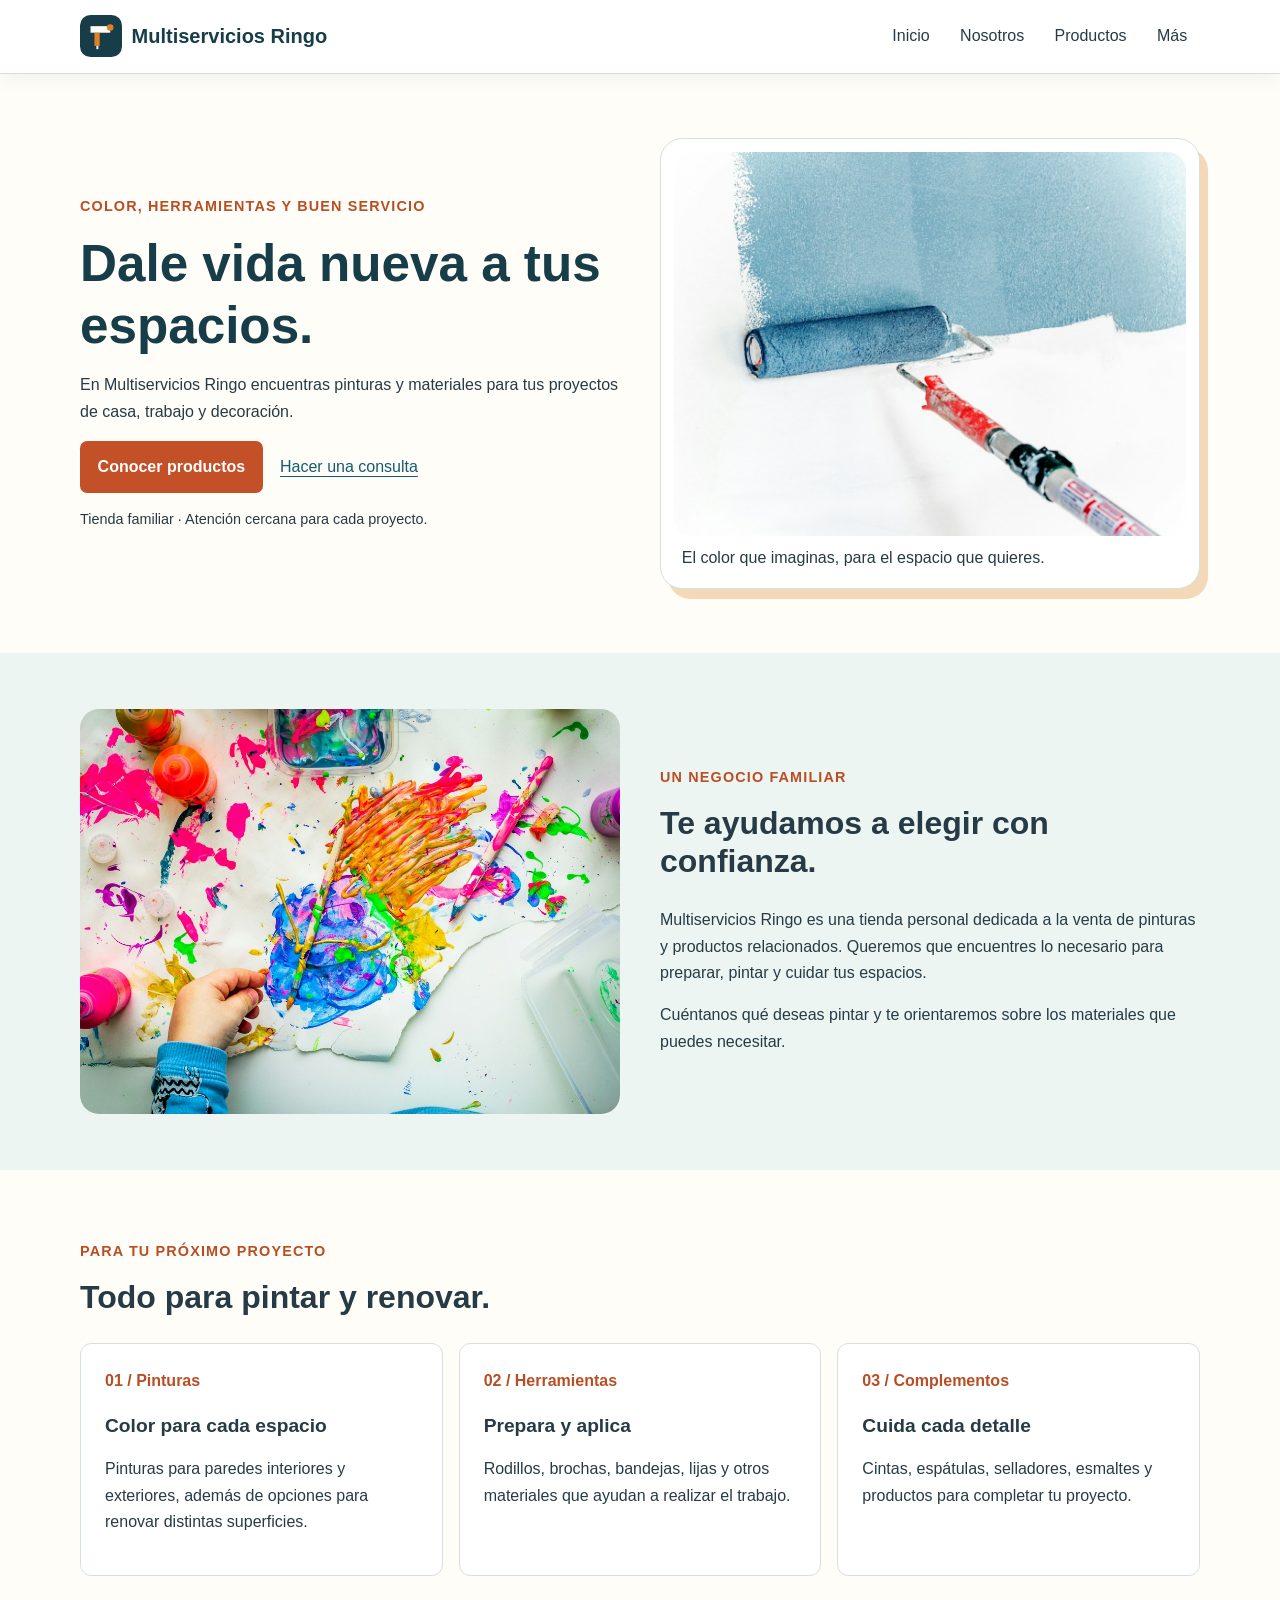
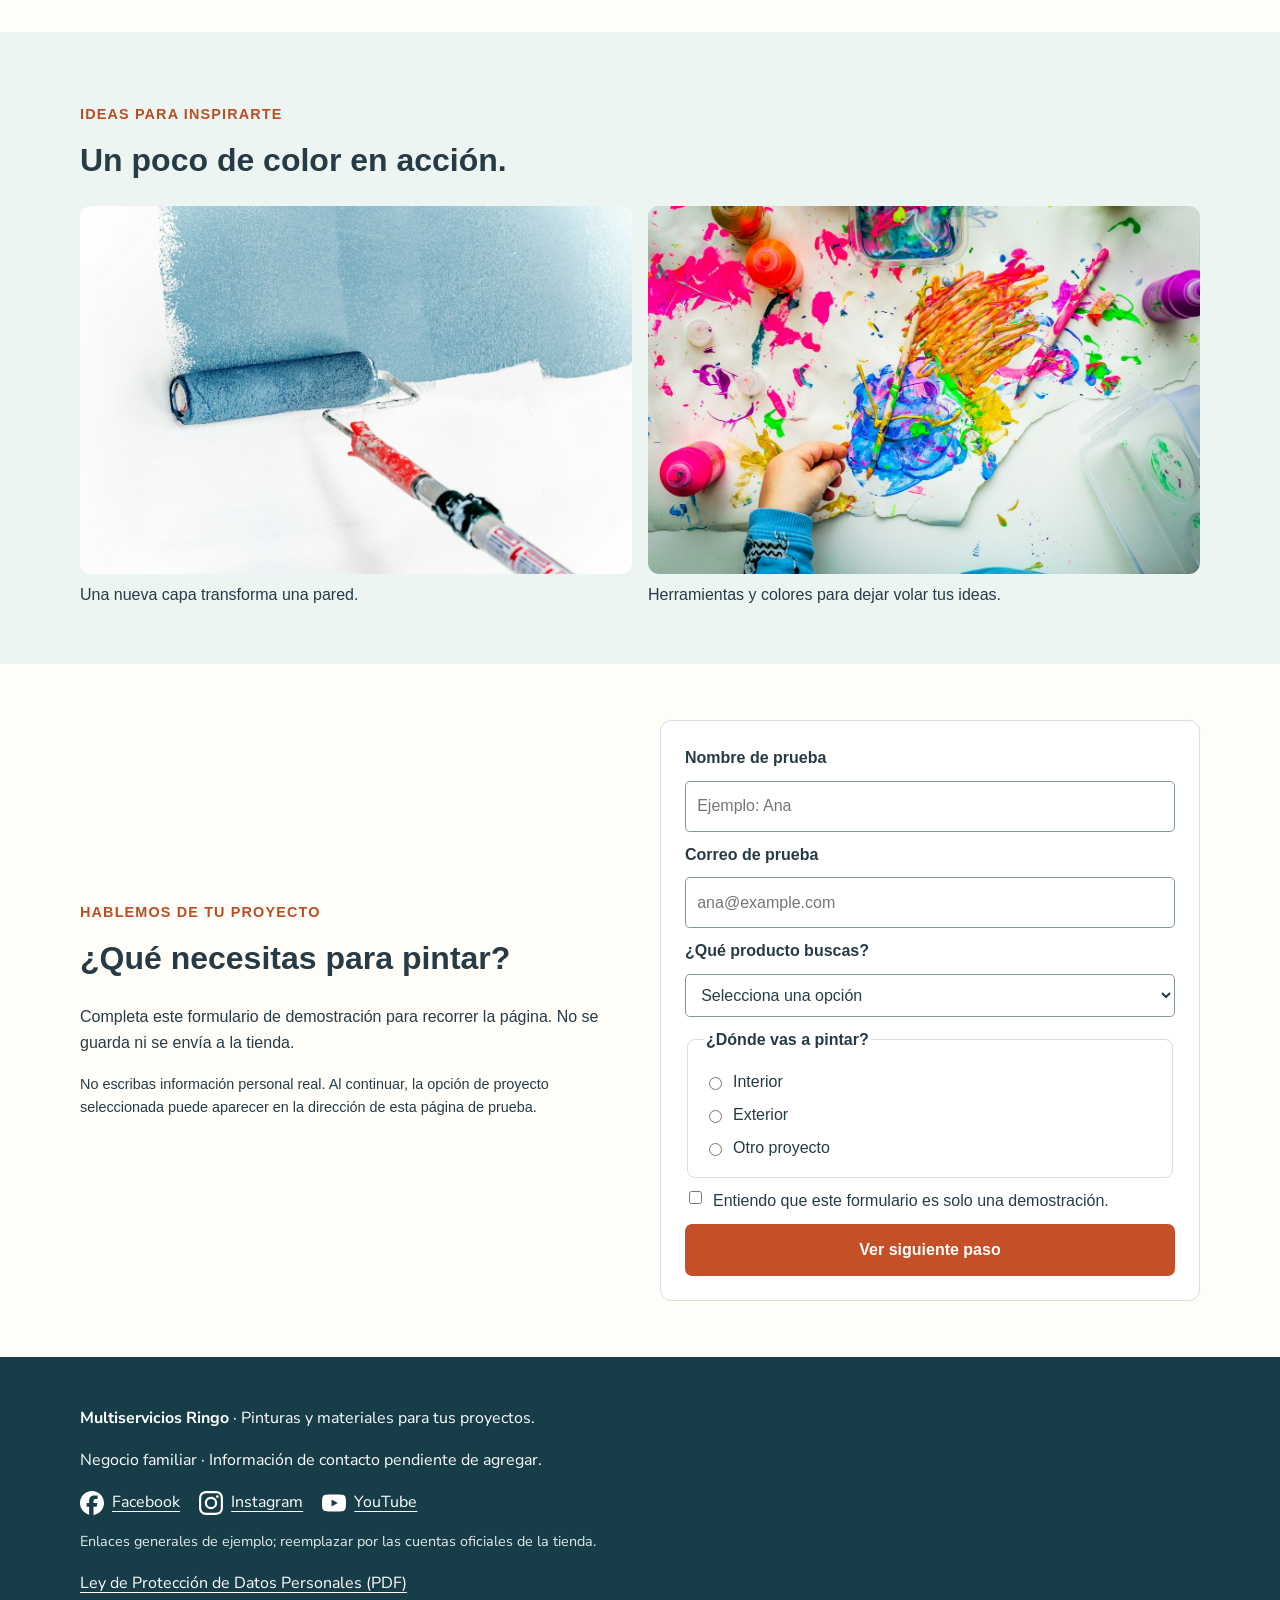
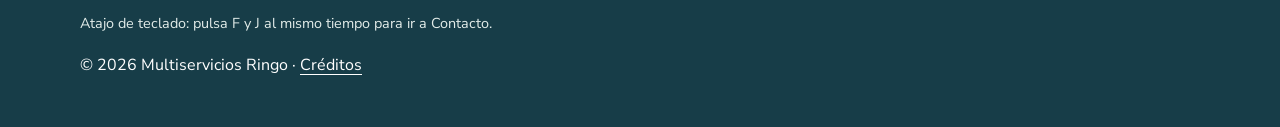
<file: index.html>
<!DOCTYPE html>
<html lang="es">
<head>
  <meta charset="UTF-8">
  <meta name="viewport" content="width=device-width, initial-scale=1.0">
  <title>Inicio | Multiservicios Ringo</title>
  <link rel="stylesheet" href="css/estilos.css">
  <link rel="stylesheet" href="css/he_pie.css">
  <link rel="icon" type="image/svg+xml" href="iconos/favicon.svg">
</head>
<body>
<a class="saltar" href="#contenido">Saltar al contenido</a>
<header class="cabecera">
  <div class="contenedor barra">
    <a class="marca" href="index.html" target="_self">
      <img src="iconos/favicon.svg" alt="" width="42" height="42">
      <span>Multiservicios Ringo</span>
    </a>
    <nav class="navegacion-escritorio" aria-label="Navegación principal">
      <ul class="menu">
        <li><a href="index.html#inicio" target="_self">Inicio</a></li>
        <li><a href="index.html#nosotros" target="_self">Nosotros</a></li>
        <li><a href="index.html#productos" target="_self">Productos</a></li>
        <li>
          <details class="desplegable">
            <summary>Más</summary>
            <ul class="submenu">
              <li><a href="index.html#galeria" target="_blank" rel="noopener noreferrer">Fotos</a></li>
              <li><a href="recursos.html" target="_blank" rel="noopener noreferrer">Video y consejos</a></li>
              <li><a href="index.html#contacto" target="_self">Contacto</a></li>
            </ul>
          </details>
        </li>
      </ul>
    </nav>
    <details class="menu-movil">
      <summary><span aria-hidden="true">☰</span> Menú</summary>
      <ul class="menu-vertical">
        <li><a href="index.html#inicio" target="_self">Inicio</a></li>
        <li><a href="index.html#nosotros" target="_self">Nosotros</a></li>
        <li><a href="index.html#productos" target="_self">Productos</a></li>
        <li><a href="index.html#galeria" target="_blank" rel="noopener noreferrer">Fotos</a></li>
        <li><a href="recursos.html" target="_blank" rel="noopener noreferrer">Video y consejos</a></li>
        <li><a href="index.html#contacto" target="_self">Contacto</a></li>
      </ul>
    </details>
  </div>
</header>
<main id="contenido">
  <section id="inicio" class="hero contenedor dos-columnas" aria-labelledby="titulo">
    <div>
      <p class="etiqueta">Color, herramientas y buen servicio</p>
      <h1 id="titulo">Dale vida nueva a tus espacios.</h1>
      <p>En Multiservicios Ringo encuentras pinturas y materiales para tus proyectos de casa, trabajo y decoración.</p>
      <a class="boton" href="#productos">Conocer productos</a>
      <a class="enlace" href="#contacto">Hacer una consulta</a>
      <p class="nota">Tienda familiar · Atención cercana para cada proyecto.</p>
    </div>
    <figure class="postal">
      <img class="foto" src="imagenes/pintor.jpg" alt="Rodillo aplicando pintura azul sobre una pared" width="1200" height="800">
      <figcaption>El color que imaginas, para el espacio que quieres.</figcaption>
    </figure>
  </section>
  <section id="nosotros" class="seccion fondo">
    <div class="contenedor dos-columnas">
      <img class="foto" src="imagenes/herramientas.jpg" alt="Pinturas de varios colores y herramientas para pintar" width="1200" height="800" loading="lazy">
      <div>
        <p class="etiqueta">Un negocio familiar</p>
        <h2>Te ayudamos a elegir con confianza.</h2>
        <p>Multiservicios Ringo es una tienda personal dedicada a la venta de pinturas y productos relacionados. Queremos que encuentres lo necesario para preparar, pintar y cuidar tus espacios.</p>
        <p>Cuéntanos qué deseas pintar y te orientaremos sobre los materiales que puedes necesitar.</p>
      </div>
    </div>
  </section>
  <section id="productos" class="seccion contenedor">
    <p class="etiqueta">Para tu próximo proyecto</p>
    <h2>Todo para pintar y renovar.</h2>
    <div class="tarjetas">
      <article class="tarjeta">
        <span class="numero">01 / Pinturas</span>
        <h3>Color para cada espacio</h3>
        <p>Pinturas para paredes interiores y exteriores, además de opciones para renovar distintas superficies.</p>
      </article>
      <article class="tarjeta">
        <span class="numero">02 / Herramientas</span>
        <h3>Prepara y aplica</h3>
        <p>Rodillos, brochas, bandejas, lijas y otros materiales que ayudan a realizar el trabajo.</p>
      </article>
      <article class="tarjeta">
        <span class="numero">03 / Complementos</span>
        <h3>Cuida cada detalle</h3>
        <p>Cintas, espátulas, selladores, esmaltes y productos para completar tu proyecto.</p>
      </article>
    </div>
  </section>
  <section id="galeria" class="seccion fondo">
    <div class="contenedor">
      <p class="etiqueta">Ideas para inspirarte</p>
      <h2>Un poco de color en acción.</h2>
      <div class="galeria">
        <figure>
          <img src="imagenes/pintor.jpg" alt="Rodillo cubriendo una pared con pintura azul" width="1200" height="800" loading="lazy">
          <figcaption>Una nueva capa transforma una pared.</figcaption>
        </figure>
        <figure>
          <img src="imagenes/herramientas.jpg" alt="Pinturas y pinceles de muchos colores sobre una mesa" width="1200" height="800" loading="lazy">
          <figcaption>Herramientas y colores para dejar volar tus ideas.</figcaption>
        </figure>
      </div>
    </div>
  </section>
  <section id="contacto" class="seccion">
    <div class="contenedor dos-columnas">
      <div>
        <p class="etiqueta">Hablemos de tu proyecto</p>
        <h2>¿Qué necesitas para pintar?</h2>
        <p>Completa este formulario de demostración para recorrer la página. No se guarda ni se envía a la tienda.</p>
        <p class="nota">No escribas información personal real. Al continuar, la opción de proyecto seleccionada puede aparecer en la dirección de esta página de prueba.</p>
      </div>
      <form action="confirmacion.html" method="get" class="formulario">
        <label for="nombre">Nombre de prueba</label>
        <input id="nombre" type="text" required maxlength="60" placeholder="Ejemplo: Ana" autocomplete="off">
        <label for="correo">Correo de prueba</label>
        <input id="correo" type="email" required placeholder="ana@example.com" autocomplete="off">
        <label for="producto">¿Qué producto buscas?</label>
        <select id="producto" required>
          <option value="">Selecciona una opción</option>
          <option>Pintura para pared</option>
          <option>Rodillos o brochas</option>
          <option>Otros materiales</option>
        </select>
        <fieldset class="grupo-radio">
          <legend>¿Dónde vas a pintar?</legend>
          <div><input id="interior" type="radio" name="lugar" value="interior" required><label for="interior">Interior</label></div>
          <div><input id="exterior" type="radio" name="lugar" value="exterior"><label for="exterior">Exterior</label></div>
          <div><input id="otro" type="radio" name="lugar" value="otro"><label for="otro">Otro proyecto</label></div>
        </fieldset>
        <div class="aceptacion">
          <input id="simulacion" type="checkbox" required>
          <label for="simulacion">Entiendo que este formulario es solo una demostración.</label>
        </div>
        <button type="submit" class="boton">Ver siguiente paso</button>
      </form>
    </div>
  </section>
</main>
<footer class="pie">
  <div class="contenedor">
    <p><strong>Multiservicios Ringo</strong> · Pinturas y materiales para tus proyectos.</p>
    <p>Negocio familiar · Información de contacto pendiente de agregar.</p>
    <nav class="redes" aria-label="Redes sociales de referencia">
      <a href="https://www.facebook.com/" target="_blank" rel="noopener noreferrer"><img src="iconos/facebook.svg" alt="" width="24" height="24">Facebook</a>
      <a href="https://www.instagram.com/" target="_blank" rel="noopener noreferrer"><img src="iconos/instagram.svg" alt="" width="24" height="24">Instagram</a>
      <a href="https://www.youtube.com/" target="_blank" rel="noopener noreferrer"><img src="iconos/youtube.svg" alt="" width="24" height="24">YouTube</a>
    </nav>
    <p class="nota">Enlaces generales de ejemplo; reemplazar por las cuentas oficiales de la tienda.</p>
    <p><a href="documentos/LEY-29733.pdf" target="_blank" rel="noopener noreferrer">Ley de Protección de Datos Personales (PDF)</a></p>
    <p class="nota">Atajo de teclado: pulsa F y J al mismo tiempo para ir a Contacto.</p>
    <p>© 2026 Multiservicios Ringo · <a href="FUENTES.txt">Créditos</a></p>
  </div>
</footer>
<script src="js/atajo-contacto.js" defer></script>
</body>
</html>
</file>
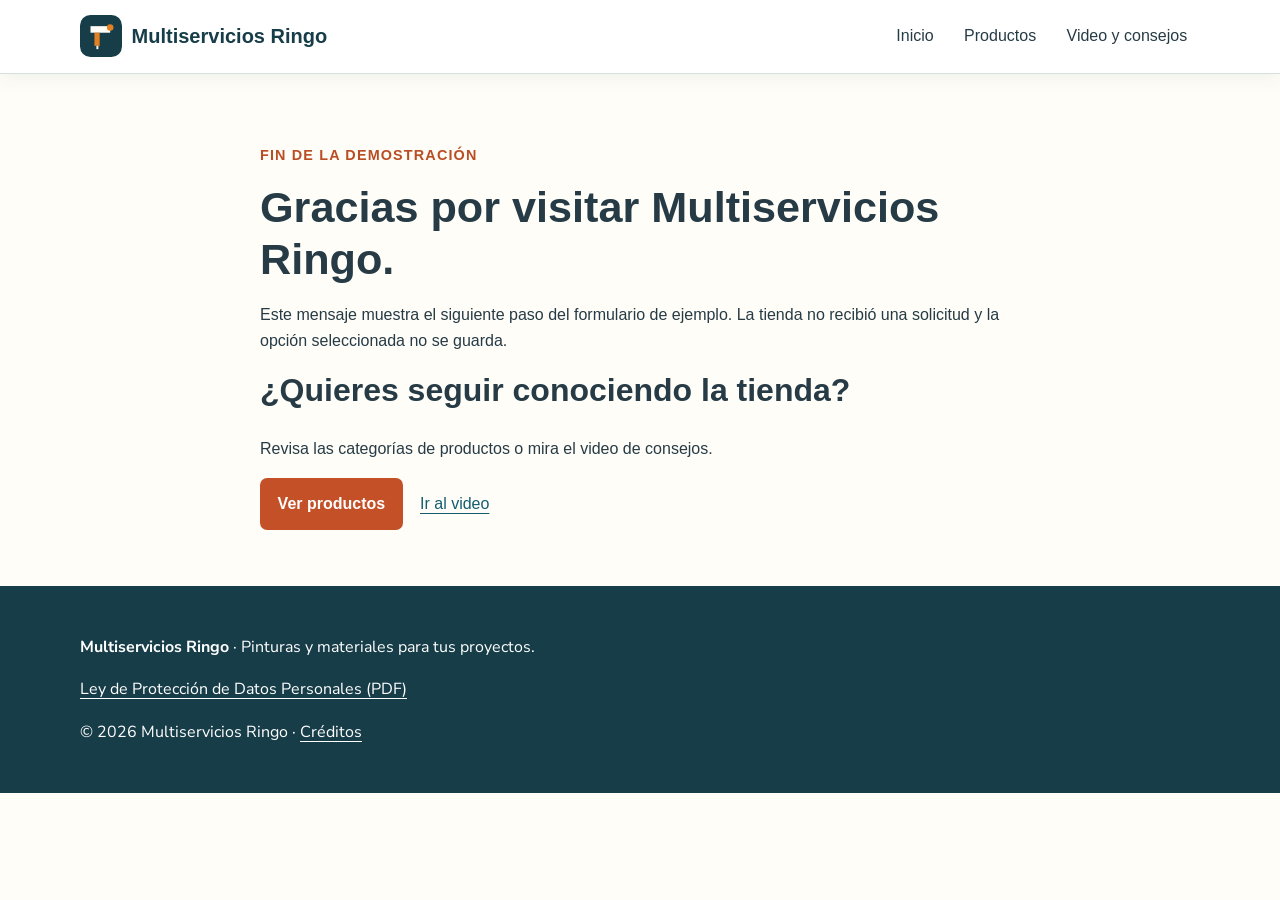
<file: confirmacion.html>
<!DOCTYPE html>
<html lang="es">
<head>
  <meta charset="UTF-8">
  <meta name="viewport" content="width=device-width, initial-scale=1.0">
  <title>Siguiente paso | Multiservicios Ringo</title>
  <link rel="stylesheet" href="css/estilos.css">
  <link rel="stylesheet" href="css/he_pie.css">
  <link rel="icon" type="image/svg+xml" href="iconos/favicon.svg">
</head>
<body>
<a class="saltar" href="#contenido">Saltar al contenido</a>
<header class="cabecera">
  <div class="contenedor barra">
    <a class="marca" href="index.html" target="_self"><img src="iconos/favicon.svg" alt="" width="42" height="42"><span>Multiservicios Ringo</span></a>
    <nav class="navegacion-escritorio" aria-label="Navegación principal">
      <ul class="menu">
        <li><a href="index.html#inicio" target="_self">Inicio</a></li>
        <li><a href="index.html#productos" target="_self">Productos</a></li>
        <li><a href="recursos.html" target="_self">Video y consejos</a></li>
      </ul>
    </nav>
    <details class="menu-movil">
      <summary><span aria-hidden="true">☰</span> Menú</summary>
      <ul class="menu-vertical">
        <li><a href="index.html#inicio" target="_self">Inicio</a></li>
        <li><a href="index.html#productos" target="_self">Productos</a></li>
        <li><a href="recursos.html" target="_blank" rel="noopener noreferrer">Video y consejos</a></li>
      </ul>
    </details>
  </div>
</header>
<main id="contenido" class="contenedor seccion">
  <section class="confirmacion" aria-labelledby="titulo-confirmacion">
    <p class="etiqueta">Fin de la demostración</p>
    <h1 id="titulo-confirmacion">Gracias por visitar Multiservicios Ringo.</h1>
    <p>Este mensaje muestra el siguiente paso del formulario de ejemplo. La tienda no recibió una solicitud y la opción seleccionada no se guarda.</p>
    <h2>¿Quieres seguir conociendo la tienda?</h2>
    <p>Revisa las categorías de productos o mira el video de consejos.</p>
    <a class="boton" href="index.html#productos" target="_self">Ver productos</a>
    <a class="enlace" href="recursos.html" target="_self">Ir al video</a>
  </section>
</main>
<footer class="pie">
  <div class="contenedor">
    <p><strong>Multiservicios Ringo</strong> · Pinturas y materiales para tus proyectos.</p>
    <p><a href="documentos/LEY-29733.pdf" target="_blank" rel="noopener noreferrer">Ley de Protección de Datos Personales (PDF)</a></p>
    <p>© 2026 Multiservicios Ringo · <a href="FUENTES.txt">Créditos</a></p>
  </div>
</footer>
</body>
</html>
</file>
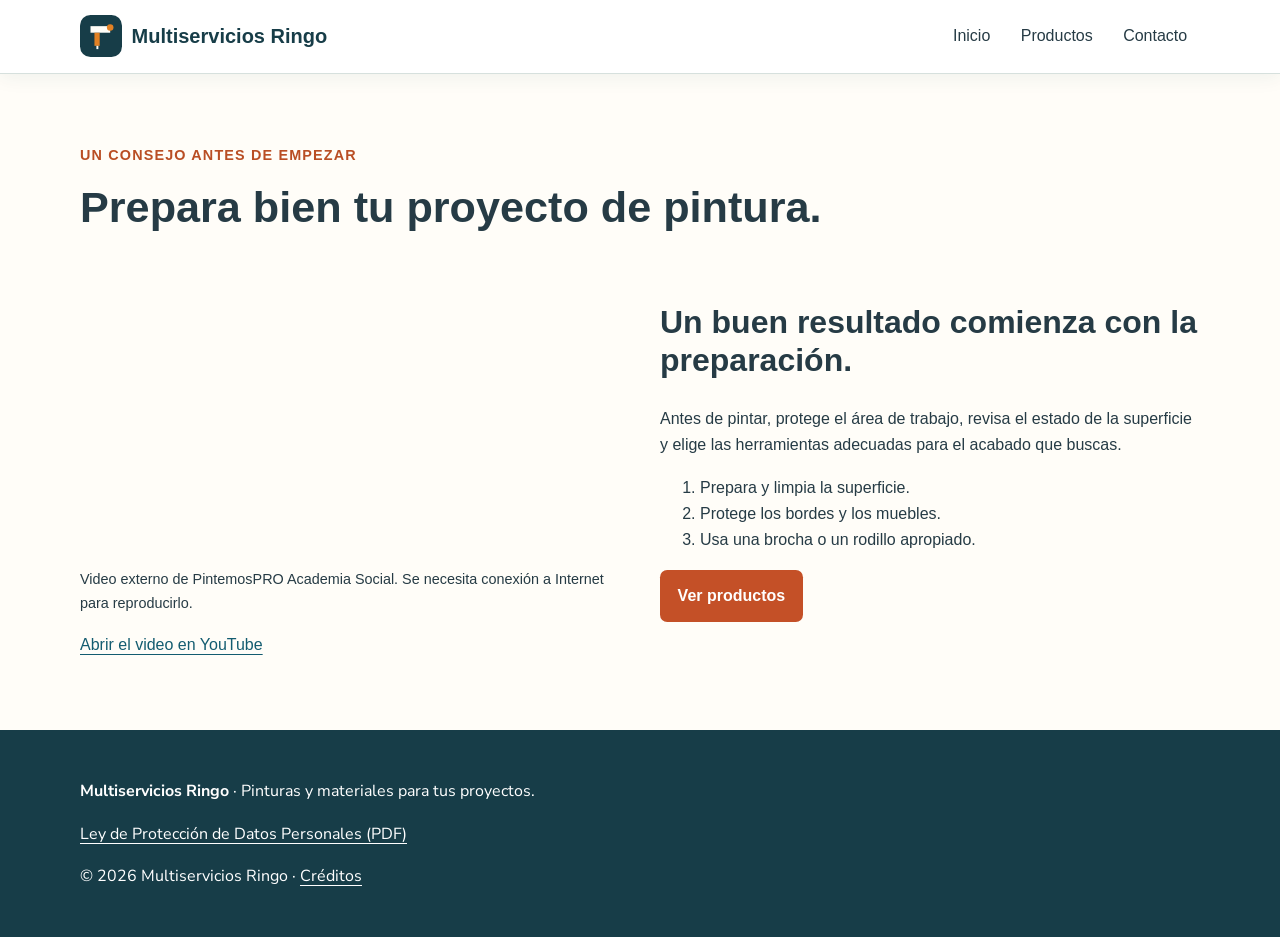
<file: recursos.html>
<!DOCTYPE html>
<html lang="es">
<head>
  <meta charset="UTF-8">
  <meta name="viewport" content="width=device-width, initial-scale=1.0">
  <title>Video y consejos | Multiservicios Ringo</title>
  <link rel="stylesheet" href="css/estilos.css">
  <link rel="stylesheet" href="css/he_pie.css">
  <link rel="icon" type="image/svg+xml" href="iconos/favicon.svg">
</head>
<body>
<a class="saltar" href="#contenido">Saltar al contenido</a>
<header class="cabecera">
  <div class="contenedor barra">
    <a class="marca" href="index.html" target="_self"><img src="iconos/favicon.svg" alt="" width="42" height="42"><span>Multiservicios Ringo</span></a>
    <nav class="navegacion-escritorio" aria-label="Navegación principal">
      <ul class="menu">
        <li><a href="index.html#inicio" target="_self">Inicio</a></li>
        <li><a href="index.html#productos" target="_self">Productos</a></li>
        <li><a href="index.html#contacto" target="_self">Contacto</a></li>
      </ul>
    </nav>
    <details class="menu-movil">
      <summary><span aria-hidden="true">☰</span> Menú</summary>
      <ul class="menu-vertical">
        <li><a href="index.html#inicio" target="_self">Inicio</a></li>
        <li><a href="index.html#productos" target="_self">Productos</a></li>
        <li><a href="index.html#contacto" target="_self">Contacto</a></li>
      </ul>
    </details>
  </div>
</header>
<main id="contenido" class="contenedor seccion">
  <p class="etiqueta">Un consejo antes de empezar</p>
  <h1>Prepara bien tu proyecto de pintura.</h1>
  <section class="dos-columnas" aria-labelledby="video-titulo">
    <div>
      <iframe class="video" src="https://www.youtube.com/embed/Mzx4R-ix_Wo" title="Cinco pasos para pintar una pared" referrerpolicy="strict-origin-when-cross-origin" allow="accelerometer; autoplay; clipboard-write; encrypted-media; gyroscope; picture-in-picture" allowfullscreen></iframe>
      <p class="nota">Video externo de PintemosPRO Academia Social. Se necesita conexión a Internet para reproducirlo.</p>
      <p><a href="https://www.youtube.com/watch?v=Mzx4R-ix_Wo" target="_blank" rel="noopener noreferrer">Abrir el video en YouTube</a></p>
    </div>
    <div>
      <h2 id="video-titulo">Un buen resultado comienza con la preparación.</h2>
      <p>Antes de pintar, protege el área de trabajo, revisa el estado de la superficie y elige las herramientas adecuadas para el acabado que buscas.</p>
      <ol>
        <li>Prepara y limpia la superficie.</li>
        <li>Protege los bordes y los muebles.</li>
        <li>Usa una brocha o un rodillo apropiado.</li>
      </ol>
      <a class="boton" href="index.html#productos" target="_self">Ver productos</a>
    </div>
  </section>
</main>
<footer class="pie">
  <div class="contenedor">
    <p><strong>Multiservicios Ringo</strong> · Pinturas y materiales para tus proyectos.</p>
    <p><a href="documentos/LEY-29733.pdf" target="_blank" rel="noopener noreferrer">Ley de Protección de Datos Personales (PDF)</a></p>
    <p>© 2026 Multiservicios Ringo · <a href="FUENTES.txt">Créditos</a></p>
  </div>
</footer>
</body>
</html>
</file>
<file: css/estilos.css>
* { box-sizing: border-box; }
body { margin: 0; font-family: Arial, sans-serif; color: #263b45; background: #fffdf8; line-height: 1.65; }
h1, h2, h3 { line-height: 1.2; }
h1 { font-size: 2.7rem; margin: 0 0 1rem; }
h2 { font-size: 2rem; margin-top: 0; }
h3 { font-size: 1.2rem; }
a { color: #135c70; text-underline-offset: 4px; }
a:focus-visible, button:focus-visible, summary:focus-visible, input:focus-visible, select:focus-visible { outline: 3px solid #e28124; outline-offset: 4px; }
img { max-width: 100%; height: auto; display: block; }
.contenedor { width: 92%; max-width: 1120px; margin: 0 auto; }
.seccion { padding: 3.5rem 0; }
.fondo { background: #edf5f2; }
.etiqueta { font-weight: bold; color: #b94e24; font-size: .9rem; text-transform: uppercase; letter-spacing: .08em; }
.nota { font-size: .9rem; }
.cabecera { position: sticky; top: 0; z-index: 100; background: white; border-bottom: 1px solid #d6e0dd; box-shadow: 0 4px 18px #153d4610; }
.barra { display: flex; align-items: center; justify-content: space-between; gap: 1rem; flex-wrap: wrap; padding: .8rem 0; }
.marca { display: flex; align-items: center; gap: .6rem; color: #173d48; text-decoration: none; font-size: 1.25rem; font-weight: bold; }
.marca img { width: 42px; }
.menu { display: flex; flex-wrap: wrap; align-items: center; gap: .3rem; list-style: none; margin: 0; padding: 0; }
.menu a, summary { display: block; padding: .65rem .8rem; color: #263b45; cursor: pointer; }
.menu a { text-decoration: none; }
.menu a:hover, summary:hover { background: #e6f0ed; border-radius: .4rem; }
.desplegable { position: relative; }
summary { list-style: revert; }
.submenu, .menu-vertical { position: absolute; top: 100%; right: 0; width: 220px; padding: .5rem; margin: .3rem 0 0; list-style: none; background: white; border: 1px solid #d6e0dd; border-radius: .5rem; box-shadow: 0 8px 20px #153d4620; z-index: 10; }
.submenu a, .menu-vertical a { display: block; padding: .6rem .7rem; }
.menu-movil { display: none; position: relative; }
.dos-columnas { display: grid; grid-template-columns: repeat(2, minmax(0, 1fr)); gap: 2.5rem; align-items: center; }
.dos-columnas > * { min-width: 0; }
.hero { padding-top: 4rem; padding-bottom: 4rem; }
.foto { width: 100%; aspect-ratio: 4 / 3; object-fit: cover; border-radius: 1.2rem; }
.postal { margin: 0; background: white; padding: .8rem; border: 1px solid #d6e0dd; border-radius: 1.4rem; box-shadow: 8px 10px 0 #f3d9b7; }
.postal figcaption { padding: .6rem .5rem .2rem; }
.hero h1 { font-size: 3.2rem; color: #173d48; }
.boton { display: inline-block; padding: .8rem 1.1rem; background: #c45027; color: white; border: 0; border-radius: .45rem; font: inherit; font-weight: bold; text-decoration: none; cursor: pointer; }
.boton:hover { background: #963719; }
.enlace { display: inline-block; margin: .8rem; }
.tarjetas { display: grid; grid-template-columns: repeat(3, minmax(0, 1fr)); gap: 1rem; }
.tarjeta { padding: 1.5rem; border: 1px solid #d6e0dd; border-radius: .7rem; background: white; }
.numero { color: #b94e24; font-weight: bold; }
.galeria { display: grid; grid-template-columns: repeat(2, minmax(0, 1fr)); gap: 1rem; }
figure { margin: 0; }
.galeria img { width: 100%; aspect-ratio: 3 / 2; object-fit: cover; border-radius: .7rem; }
figcaption { padding-top: .5rem; }
.formulario { display: grid; gap: .6rem; background: white; border: 1px solid #d6e0dd; padding: 1.5rem; border-radius: .7rem; }
.formulario > label, legend { font-weight: bold; }
input[type="text"], input[type="email"], select { width: 100%; min-width: 0; font: inherit; padding: .7rem; border: 1px solid #82949a; border-radius: .3rem; background: white; color: #263b45; }
input[type="radio"], input[type="checkbox"] { accent-color: #c45027; }
.grupo-radio { display: grid; gap: .4rem; border: 1px solid #d6e0dd; border-radius: .5rem; padding: 1rem; }
.grupo-radio div, .aceptacion { display: flex; align-items: center; gap: .5rem; }
.aceptacion { align-items: flex-start; }
.video { width: 100%; aspect-ratio: 16 / 9; border: 0; display: block; }
.confirmacion { max-width: 760px; margin: 0 auto; }
.redes { display: flex; flex-wrap: wrap; gap: 1.2rem; }
.redes a { display: inline-flex; align-items: center; gap: .5rem; }
.redes img { filter: invert(1); }
.saltar { position: absolute; left: -9999px; }
.saltar:focus { left: 1rem; top: 1rem; padding: 1rem; background: white; z-index: 120; }
section[id], main[id] { scroll-margin-top: 110px; }
@media (max-width: 900px) {
  .tarjetas { grid-template-columns: repeat(2, minmax(0, 1fr)); }
  h1, .hero h1 { font-size: 2.2rem; }
}
@media (max-width: 600px) {
  h1, .hero h1 { font-size: 1.9rem; }
  h2 { font-size: 1.6rem; }
  .dos-columnas, .tarjetas, .galeria { grid-template-columns: 1fr; }
  .dos-columnas { gap: 1.5rem; }
  .hero, .seccion { padding-top: 2.2rem; padding-bottom: 2.2rem; }
  .navegacion-escritorio { display: none; }
  .menu-movil { display: block; }
  .menu-movil summary { padding: .5rem .7rem; font-weight: bold; }
  .menu-vertical { max-height: 70vh; overflow-y: auto; }
  .menu-vertical a { padding: .7rem; }
  .barra { gap: .4rem; }
  .marca { font-size: 1rem; }
  .marca img { width: 34px; }
  .enlace { margin-left: 0; }
  .formulario, .grupo-radio { padding: 1rem; }
}
</file>
<file: css/he_pie.css>
@import url("https://fonts.googleapis.com/css2?family=Nunito+Sans:wght@400;700&display=swap");
.pie {
  background: #173d48;
  color: white;
  padding: 2rem 0;
  font-family: "Nunito Sans", Arial, sans-serif;
}
.pie a { color: white; }
.pie .nota { color: #e2ece9; }
.redes { display: flex; flex-wrap: wrap; gap: 1.2rem; }
.redes a { display: inline-flex; align-items: center; gap: .5rem; }
.redes img { filter: invert(1); }
</file>
